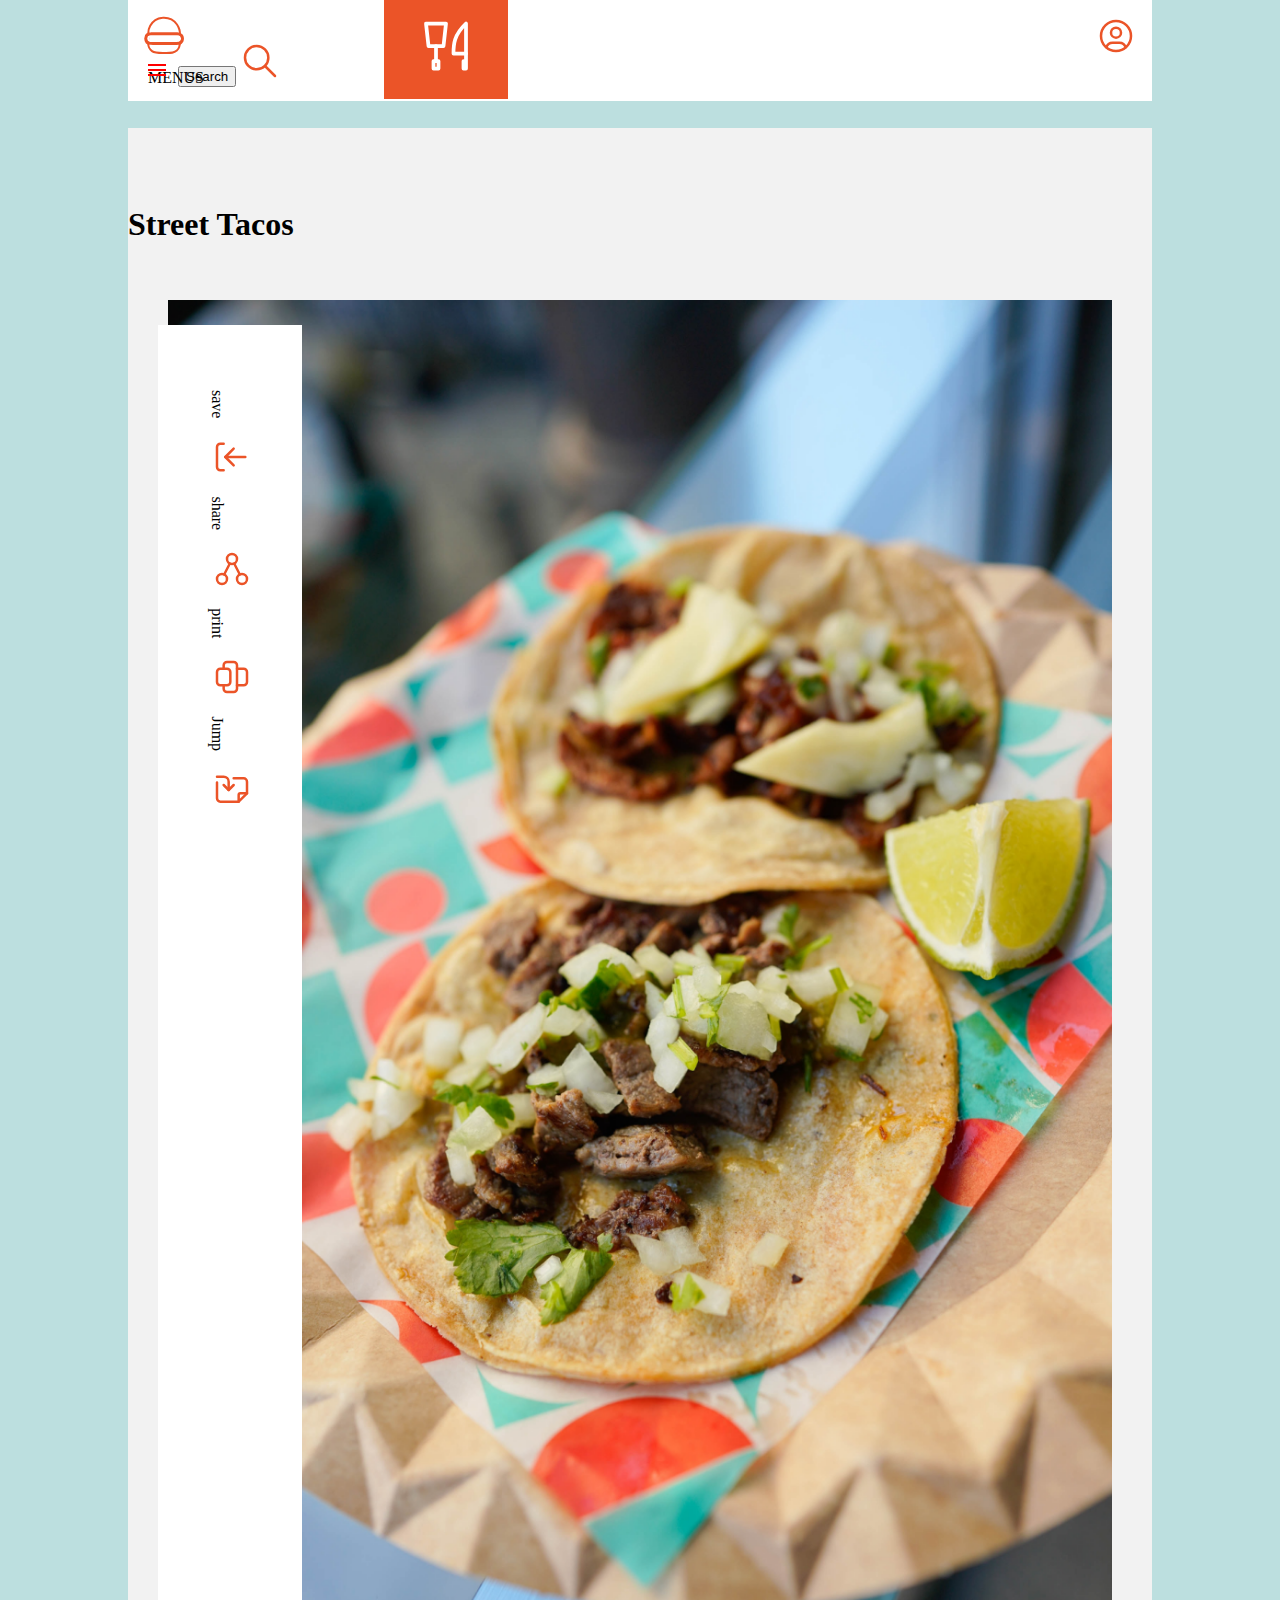
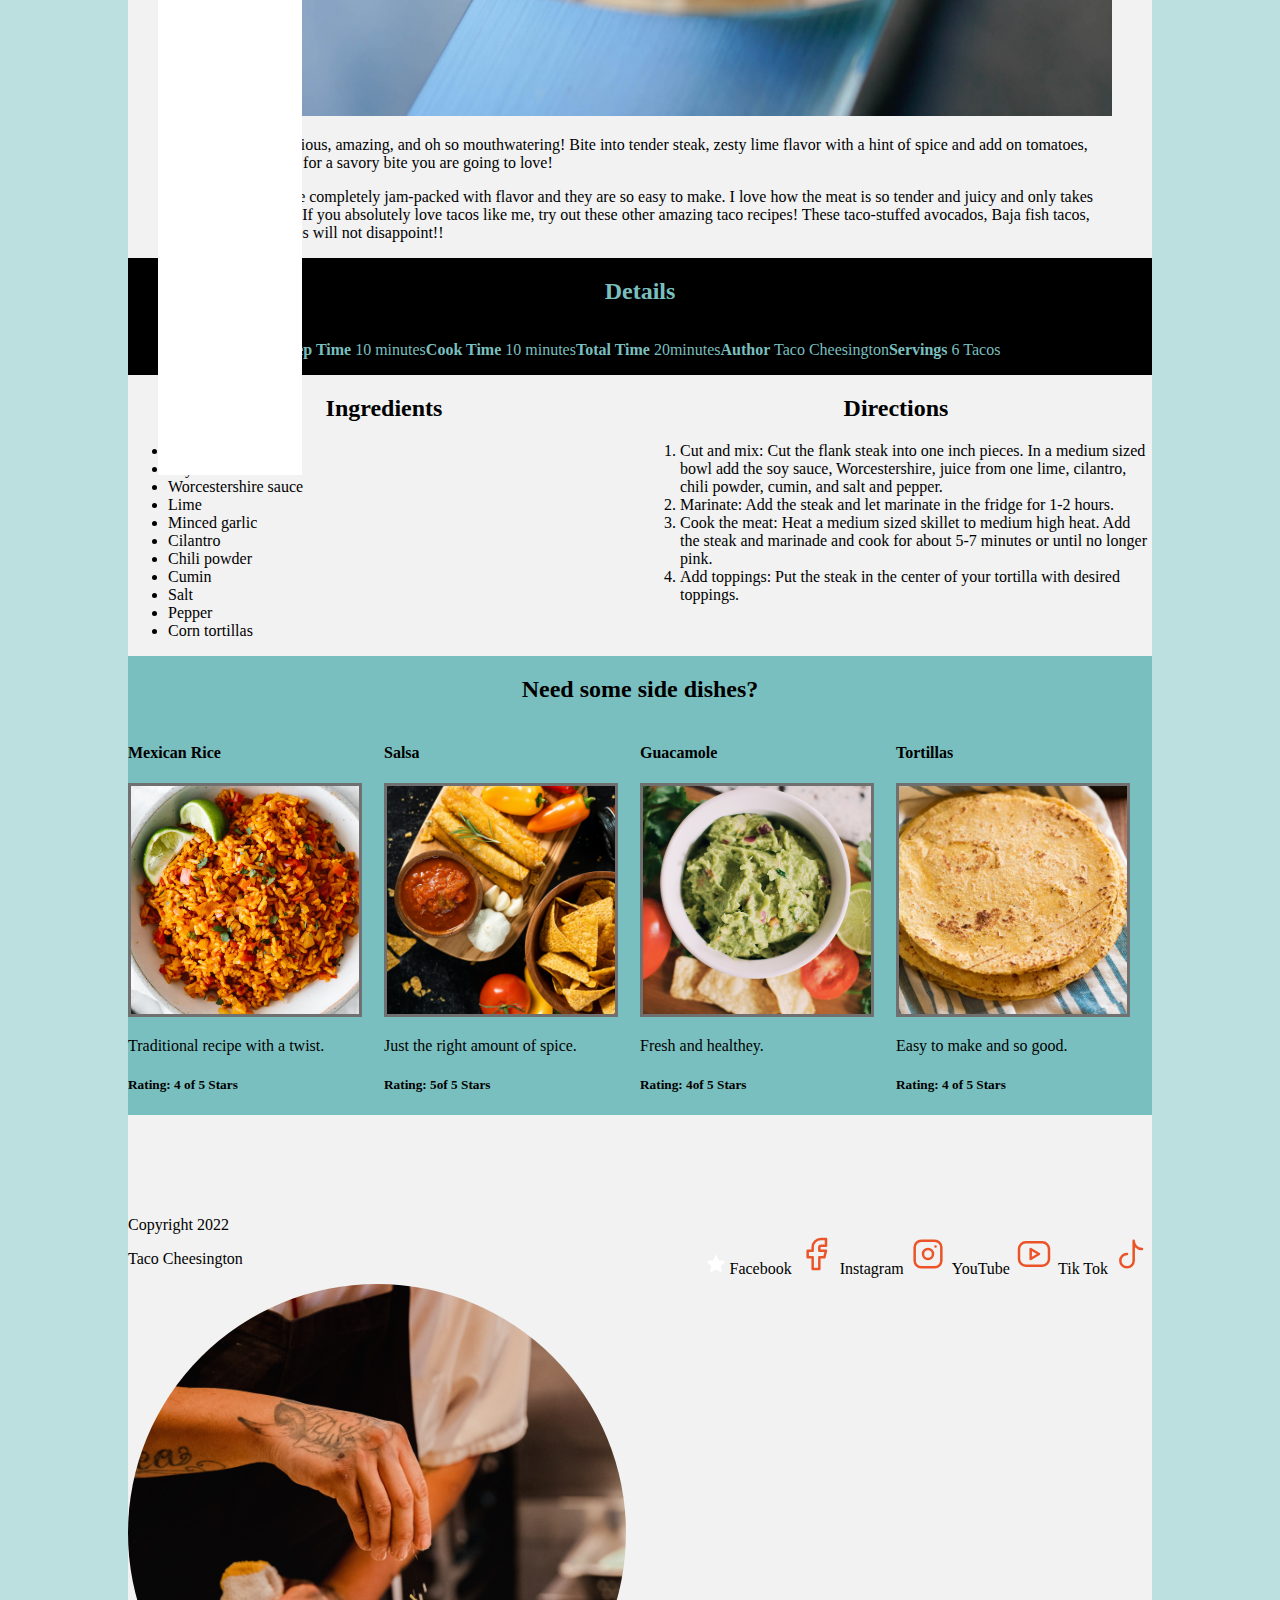
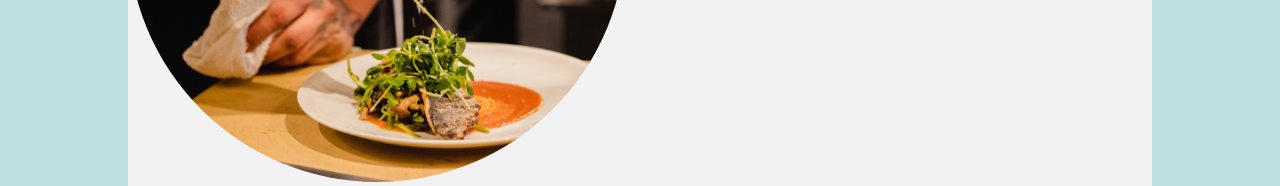
<file: index.html>
<!DOCTYPE html>
<html lang="en">
<head>
    <meta charset="UTF-8">
    <meta http-equiv="X-UA-Compatible" content="IE=edge">
    <meta name="viewport" content="width=device-width, initial-scale=1.0">
    <meta content="width=device-width, initial-scale=1" name="viewport">
    <title>SVGs</title>
    <link rel="stylesheet" href="style.css">
    <link rel="stylesheet" href="https://fonts.google.com/share?selection.family=Bebas%20Neue%7CMontserrat:ital,wght@0,400;0,700;1,400">
</head>
<body>
  <header>
    <!--Good Eats-Street Tacos-->
    <article id="media">
      <h1> Street Tacos</h1>
      <section class="media">
        <div>save</div>
          <svg xmlns="http://www.w3.org/2000/svg" class="icon icon-tabler icon-tabler-download" width="40" height="40" viewBox="0 0 24 24" stroke-width="1.5" stroke="#EB5428" fill="none" stroke-linecap="round" stroke-linejoin="round">
            <path stroke="none" d="M0 0h24v24H0z" fill="none"/>
            <path d="M4 17v2a2 2 0 0 0 2 2h12a2 2 0 0 0 2 -2v-2" />
            <polyline points="7 11 12 16 17 11" />
            <line x1="12" y1="4" x2="12" y2="16" />
          </svg>
    <!--share-->
        <div>share</div>   
          <svg xmlns="http://www.w3.org/2000/svg" class="icon icon-tabler icon-tabler-share" width="40" height="40" viewBox="0 0 24 24" stroke-width="1.5" stroke="#EB5428" fill="none" stroke-linecap="round" stroke-linejoin="round">
            <path stroke="none" d="M0 0h24v24H0z" fill="none"/>
            <circle cx="6" cy="12" r="3" />
            <circle cx="18" cy="6" r="3" />
            <circle cx="18" cy="18" r="3" />
            <line x1="8.7" y1="10.7" x2="15.3" y2="7.3" />
            <line x1="8.7" y1="13.3" x2="15.3" y2="16.7" />
          </svg>
    <!--print-->
        <div>print</div>
          <svg xmlns="http://www.w3.org/2000/svg" class="icon icon-tabler icon-tabler-printer" width="40" height="40" viewBox="0 0 24 24" stroke-width="1.5" stroke="#EB5428" fill="none" stroke-linecap="round" stroke-linejoin="round">
            <path stroke="none" d="M0 0h24v24H0z" fill="none"/>
            <path d="M17 17h2a2 2 0 0 0 2 -2v-4a2 2 0 0 0 -2 -2h-14a2 2 0 0 0 -2 2v4a2 2 0 0 0 2 2h2" />
            <path d="M17 9v-4a2 2 0 0 0 -2 -2h-6a2 2 0 0 0 -2 2v4" />
            <rect x="7" y="13" width="10" height="8" rx="2" />
          </svg>
        <!--jump-->
        <div>Jump</div>
          <svg xmlns="http://www.w3.org/2000/svg" class="icon icon-tabler icon-tabler-file-symlink" width="40" height="40" viewBox="0 0 24 24" stroke-width="1.5" stroke="#EB5428" fill="none" stroke-linecap="round" stroke-linejoin="round">
            <path stroke="none" d="M0 0h24v24H0z" fill="none"/>
            <path d="M4 21v-4a3 3 0 0 1 3 -3h5" />
            <path d="M9 17l3 -3l-3 -3" />
            <path d="M14 3v4a1 1 0 0 0 1 1h4" />
            <path d="M5 11v-6a2 2 0 0 1 2 -2h7l5 5v11a2 2 0 0 1 -2 2h-9.5"/>
          </svg>
        </section>
      </article>
    </header>
  <main>
    <figure id="street-tacos">
      <img src="street-tacos.png" alt="tacos" style="width:100%">
      <figcaption>
        <p>Street tacos are delicious, amazing, and oh so mouthwatering! Bite into tender steak, zesty lime flavor with a hint of spice and add on tomatoes, avocado, and onions for a savory bite you are going to love!</p>
        <p>These street tacos are completely jam-packed with flavor and they are so easy to make. I love how the meat is so tender and juicy and only takes an hour to marinate! If you absolutely love tacos like me, try out these other amazing taco recipes! These taco-stuffed avocados, Baja fish tacos, and ground beef tacos will not disappoint!!</p>
      </figcaption>
    </figure>
  </main>
    <article id="details">
      <h2>Details</h2>
        <div class="details">
          <p><strong>Prep Time</strong> 10 minutes</p>
          <p><strong>Cook Time</strong> 10 minutes</p>
          <p><strong>Total Time</strong> 20minutes</p>
          <p><strong>Author</strong> Taco Cheesington</p>
          <p><strong>Servings</strong> 6 Tacos</p>
        </div>
      </article>
    <div id="info">
      <section id="ingredients">
        <h2>Ingredients</h2>
          <ul>
            <li>Flank steak</li>
            <li>Soy Sauce</li>
            <li>Worcestershire sauce</li>
            <li>Lime</li>
            <li>Minced garlic</li>
            <li>Cilantro</li>
            <li>Chili powder</li>
            <li>Cumin</li>
            <li>Salt</li>
            <li>Pepper</li>
            <li>Corn tortillas</li>
          </ul>
      </section>
      <section id="directions">
        <h2>Directions</h2>
          <ol>
            <li>Cut and mix: Cut the flank steak into one inch pieces. In a medium sized bowl add the soy sauce, Worcestershire, juice from one lime, cilantro, chili powder, cumin, and salt and pepper.</li>
            <li>Marinate: Add the steak and let marinate in the fridge for 1-2 hours.</li>
            <li>Cook the meat: Heat a medium sized skillet to medium high heat. Add the steak and marinade and cook for about 5-7 minutes or until no longer pink.</li>
            <li>Add toppings: Put the steak in the center of your tortilla with desired toppings.</li>
          </ol>
      </section>
    </div>
    <article class="sides">
      <h2>Need some side dishes?</h2>
      <section id="sides">
        <div>
          <h4>Mexican Rice</h4>
            <img src="mexican-rice.png" alt="rice">
            <p> Traditional recipe with a twist.</P>
          <h5>Rating: 4 of 5 Stars</h5>
        </div>
      <div>
        <h4>Salsa</h4>
          <img src="salsa.png" alt="salsa">
          <p>Just the right amount of spice.</p>
        <h5>Rating: 5of 5 Stars</h5>
      </div>
      <div>
        <h4>Guacamole</h4>
         <img src="guacamole.png" alt="guac">
         <p>Fresh and healthey.</p>
        <h5>Rating: 4of 5 Stars</h5>
      </div>
      <div>
        <h4>Tortillas</h4>
          <img src="tortillas.png" alt="tortillas">
          <p>Easy to make and so good.</p>
        <h5> Rating: 4 of 5 Stars</h5>
      </div>
    </section>
  </article>
  <article id="main-nav"> 
    <!--hamburger--> 
    <h2>Main Navigation</h2>
      <div class="item-home">
        <input type="checkbox" id="dropdown">
        <label for="dropdown"><span>Menus</span></label>
        <a href="#home">
          <svg xmlns="http://www.w3.org/2000/svg" width="40" height="40" style="enable-background:new 0 0 40 40" xml:space="preserve">
            <path d="M36 17.6c.1 1.8.1 3.6.1 5.4.1 2.7 0 5.5-.9 8-.5 1.4-1.3 2.6-2.4 3.6-3.3 2.7-6 2.4-12.6 2.4-4.6 0-9.2.2-12.2-1.9-2.5-1.8-3.6-4.2-3.8-7.1-.2-3.6.1-7.2.1-10.8 0-2.6.6-5.1 1.9-7.4 2.5-4.5 7.3-7.5 12.4-8 .4-.1.9-.1 1.4-.1 5.2 0 10.1 2.6 13 6.8 1 1.5 1.8 3.1 2.3 4.9.4 1.3.6 2.7.7 4.2z" style="fill:none;stroke:#eb5428;stroke-width:2;stroke-miterlimit:10"/>
            <path d="M36.1 22.6c0 .5-.1 1-.5 1.4-.5.7-1.4 1.2-2.6 1.3-2.8.2-5.8.1-8.6.1h-12c-1.3 0-2.6 0-3.8-.1-1.1 0-2.4 0-3.3-.6-.8-.6-1.2-1.4-1.2-2.2 0-.9.3-1.8 1.5-2.3.9-.4 2-.5 3.1-.5 1.4 0 2.8-.1 4.3-.1h14.5c1.2 0 2.3 0 3.5.1 1.7.1 3.3-.1 4.4 1 .3.6.7 1.3.7 1.9z" style="fill:none;stroke:#fff;stroke-width:2.0832;stroke-miterlimit:10"/>
            <path d="M38.5 22.6c0 .9-.2 1.7-.5 2.5-.6 1.3-1.7 2.1-3 2.2-3.3.3-6.7.2-9.9.2H11.2c-1.5 0-3-.1-4.4-.1-1.3-.1-2.8 0-3.8-1-.9-1-1.3-2.5-1.3-3.8 0-1.6.3-3.1 1.7-4 1-.7 2.3-.8 3.5-.8 1.6-.1 3.3-.1 4.9-.1H28.5c1.3 0 2.7 0 4 .1 2 .1 3.8-.1 5.1 1.7.5.9.9 2 .9 3.1z" style="fill:none;stroke:#eb5428;stroke-width:2.9408;stroke-miterlimit:10"/>
          </svg>
        </a>
      </div>
      <div class="item-logo">
        <a href="#logo"><!--logo-->
          <svg xmlns="http://www.w3.org/2000/svg" class="icon icon-tabler icon-tabler-tools-kitchen" width="60" height="60" viewBox="0 0 24 24" stroke-width="1.5" stroke="#ffffff" fill="none" stroke-linecap="round" stroke-linejoin="round">
            <path stroke="none" d="M0 0h24v24H0z" fill="none"/>
            <path d="M4 3h8l-1 9h-6z" />
            <path d="M7 18h2v3h-2z" />
            <path d="M20 3v12h-5c-.023 -3.681 .184 -7.406 5 -12z" />
            <path d="M20 15v6h-1v-3" />
            <line x1="8" y1="12" x2="8" y2="18" />
          </svg>
        </a>
      </div>
      <nav>
        <ul>
          <li><a href="breakfast.png">Breakfast</a></li>
          <li><a href="brunch.png">Brunch</a></li>
          <li><a href="lunch.png">Lunch</a></li>
          <li><a href="dinner.png">Dinner</a></li>
          <li><a href="appetizers.png">Appetizers</a></li>
          <li><a href="desserts.png">Desserts</a></li>
          <li><a href="beverages.png">Beverages</a></li>  
        </ul>
      </nav>  
    <!--avatar-->
      <div class="item-avatar">
        <a href="#avatar">
          <svg xmlns="http://www.w3.org/2000/svg" class="icon icon-tabler icon-tabler-user-circle" width="40" height="40" viewBox="0 0 24 24" stroke-width="1.5" stroke="#eb5428" fill="none" stroke-linecap="round" stroke-linejoin="round">
            <path stroke="none" d="M0 0h24v24H0z" fill="none"/>
            <circle cx="12" cy="12" r="9" />
            <circle cx="12" cy="10" r="3" />
            <path d="M6.168 18.849a4 4 0 0 1 3.832 -2.849h4a4 4 0 0 1 3.834 2.855" />
          </svg>
        </a>
      </div>
      <div class="item-search">
    <!--search-->
        <input type="search" id="site-search" name="q">
        <button>Search</button>
        <svg xmlns="http://www.w3.org/2000/svg" class="icon icon-tabler icon-tabler-search" width="40" height="40" viewBox="0 0 24 24" stroke-width="1.5" stroke="#EB5428" fill="none" stroke-linecap="round" stroke-linejoin="round">
          <path stroke="none" d="M0 0h24v24H0z" fill="none"/>
          <circle cx="10" cy="10" r="7" />
          <line x1="21" y1="21" x2="15" y2="15"/>
        </svg>
      </div>
    </article>
    <footer>
      <h3>Connect</h3>
      <div class="rightCol">
        <h3>Social Media Links</h3>
    <!--star-->
          <svg xmlns="http://www.w3.org/2000/svg" class="icon icon-tabler icon-tabler-star" width="20" height="20" viewBox="0 0 24 24" stroke-width="1.5" stroke="#ffffff" fill="#ffffff" stroke-linecap="round" stroke-linejoin="round">
            <path stroke="none" d="M0 0h24v24H0z" fill="none"/>
            <path d="M12 17.75l-6.172 3.245l1.179 -6.873l-5 -4.867l6.9 -1l3.086 -6.253l3.086 6.253l6.9 1l-5 4.867l1.179 6.873z" />
          </svg>
      <div>Facebook</div>
    <!--facebook-->
          <svg xmlns="http://www.w3.org/2000/svg" class="icon icon-tabler icon-tabler-brand-facebook" width="40" height="40" viewBox="0 0 24 24" stroke-width="1.5" stroke="#EB5428" fill="none" stroke-linecap="round" stroke-linejoin="round">
            <path stroke="none" d="M0 0h24v24H0z" fill="none"/>
            <path d="M7 10v4h3v7h4v-7h3l1 -4h-4v-2a1 1 0 0 1 1 -1h3v-4h-3a5 5 0 0 0 -5 5v2h-3" />
          </svg>
      <div>Instagram</div>
    <!--instagram-->
          <svg xmlns="http://www.w3.org/2000/svg" class="icon icon-tabler icon-tabler-brand-instagram" width="40" height="40" viewBox="0 0 24 24" stroke-width="1.5" stroke="#EB5428" fill="none" stroke-linecap="round" stroke-linejoin="round">
            <path stroke="none" d="M0 0h24v24H0z" fill="none"/>
            <rect x="4" y="4" width="16" height="16" rx="4" />
            <circle cx="12" cy="12" r="3" />
            <line x1="16.5" y1="7.5" x2="16.5" y2="7.501" />
          </svg>
      <div>YouTube</div>
    <!--youtube-->
          <svg xmlns="http://www.w3.org/2000/svg" class="icon icon-tabler icon-tabler-brand-youtube" width="40" height="40" viewBox="0 0 24 24" stroke-width="1.5" stroke="#EB5428" fill="none" stroke-linecap="round" stroke-linejoin="round">
            <path stroke="none" d="M0 0h24v24H0z" fill="none"/>
            <rect x="3" y="5" width="18" height="14" rx="4" />
            <path d="M10 9l5 3l-5 3z" />
          </svg>
      <div>Tik Tok</div>
    <!--tiktok-->
          <svg xmlns="http://www.w3.org/2000/svg" class="icon icon-tabler icon-tabler-brand-tiktok" width="40" height="40" viewBox="0 0 24 24" stroke-width="1.5" stroke="#EB5428" fill="none" stroke-linecap="round" stroke-linejoin="round">
            <path stroke="none" d="M0 0h24v24H0z" fill="none"/>
            <path d="M9 12a4 4 0 1 0 4 4v-12a5 5 0 0 0 5 5" />
          </svg>
        </div>
        <div class id="leftCol">
          <h3>Good Eats</h3>
            <p>Copyright 2022</p>
            <p>Taco Cheesington</p>
            <img src="taco-cheesington.png" alt="chees">
        </div>
    </footer>
  </body>
</html>
</file>
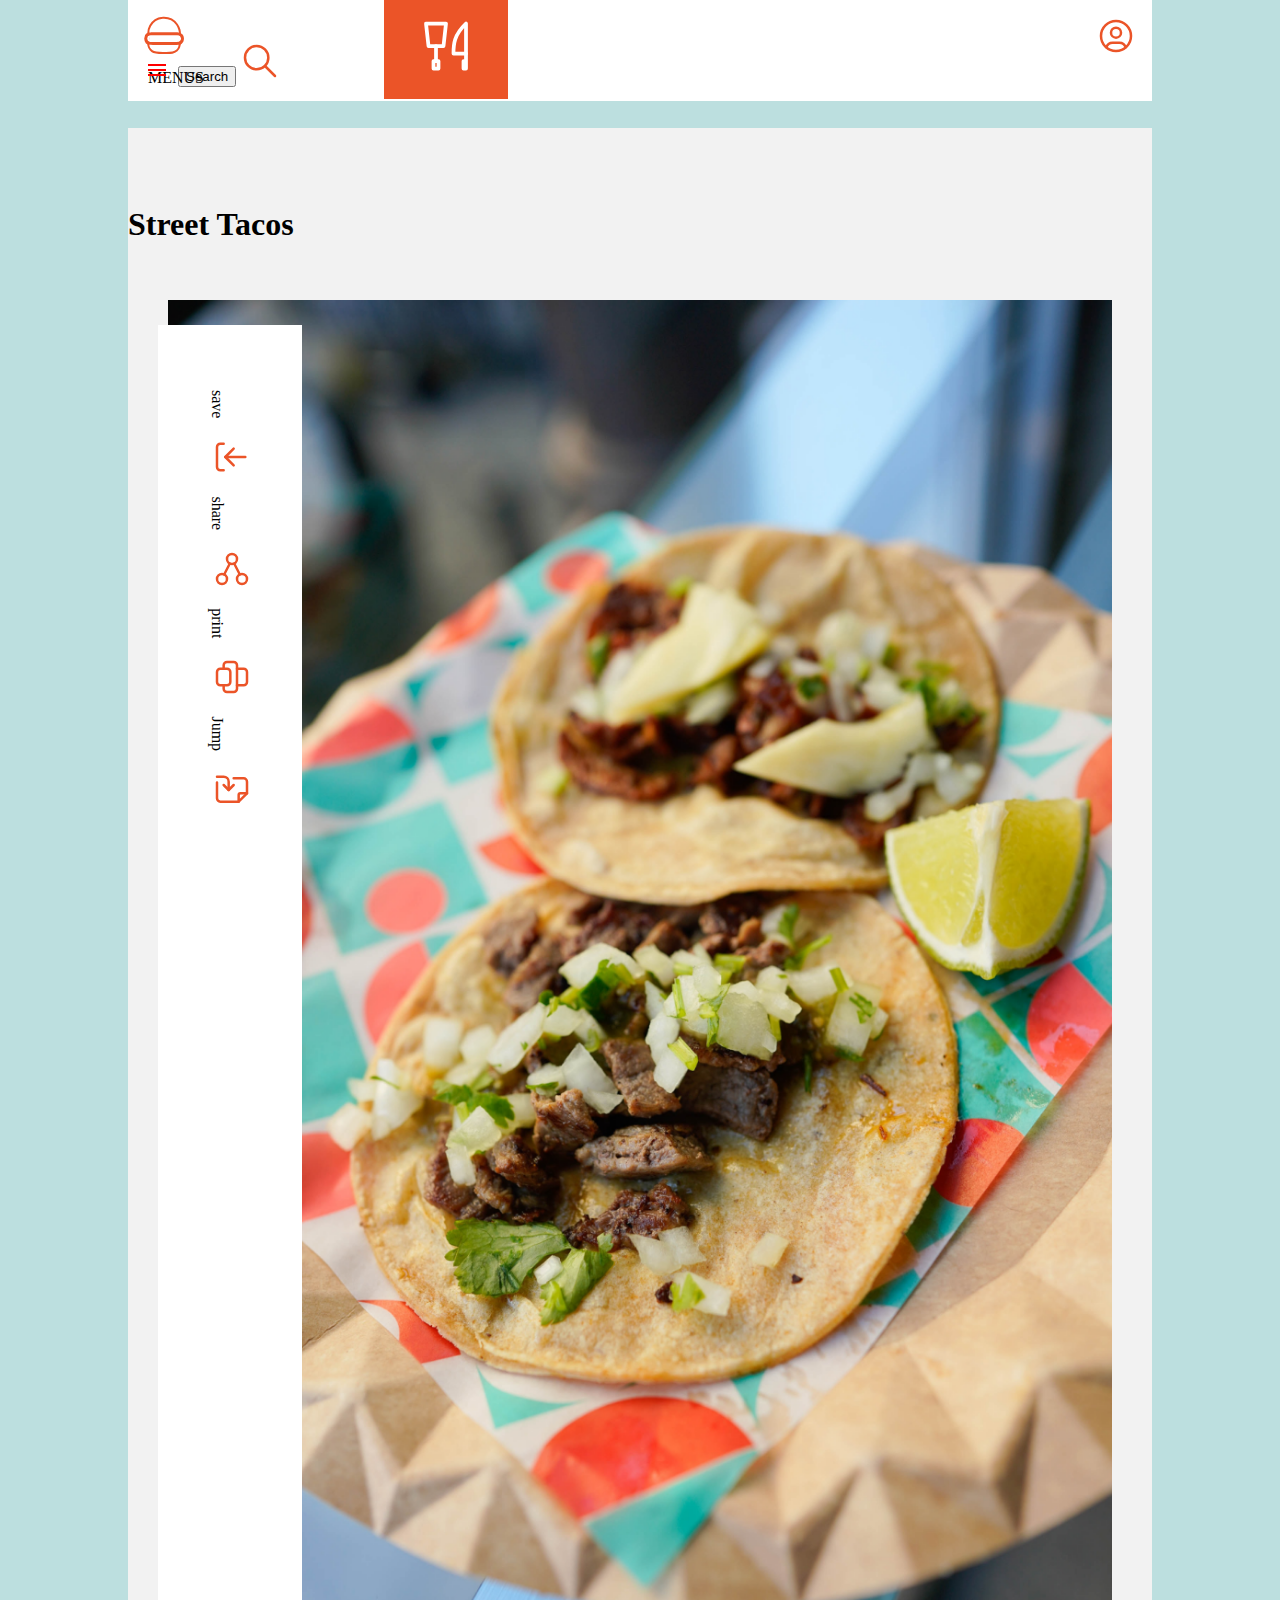
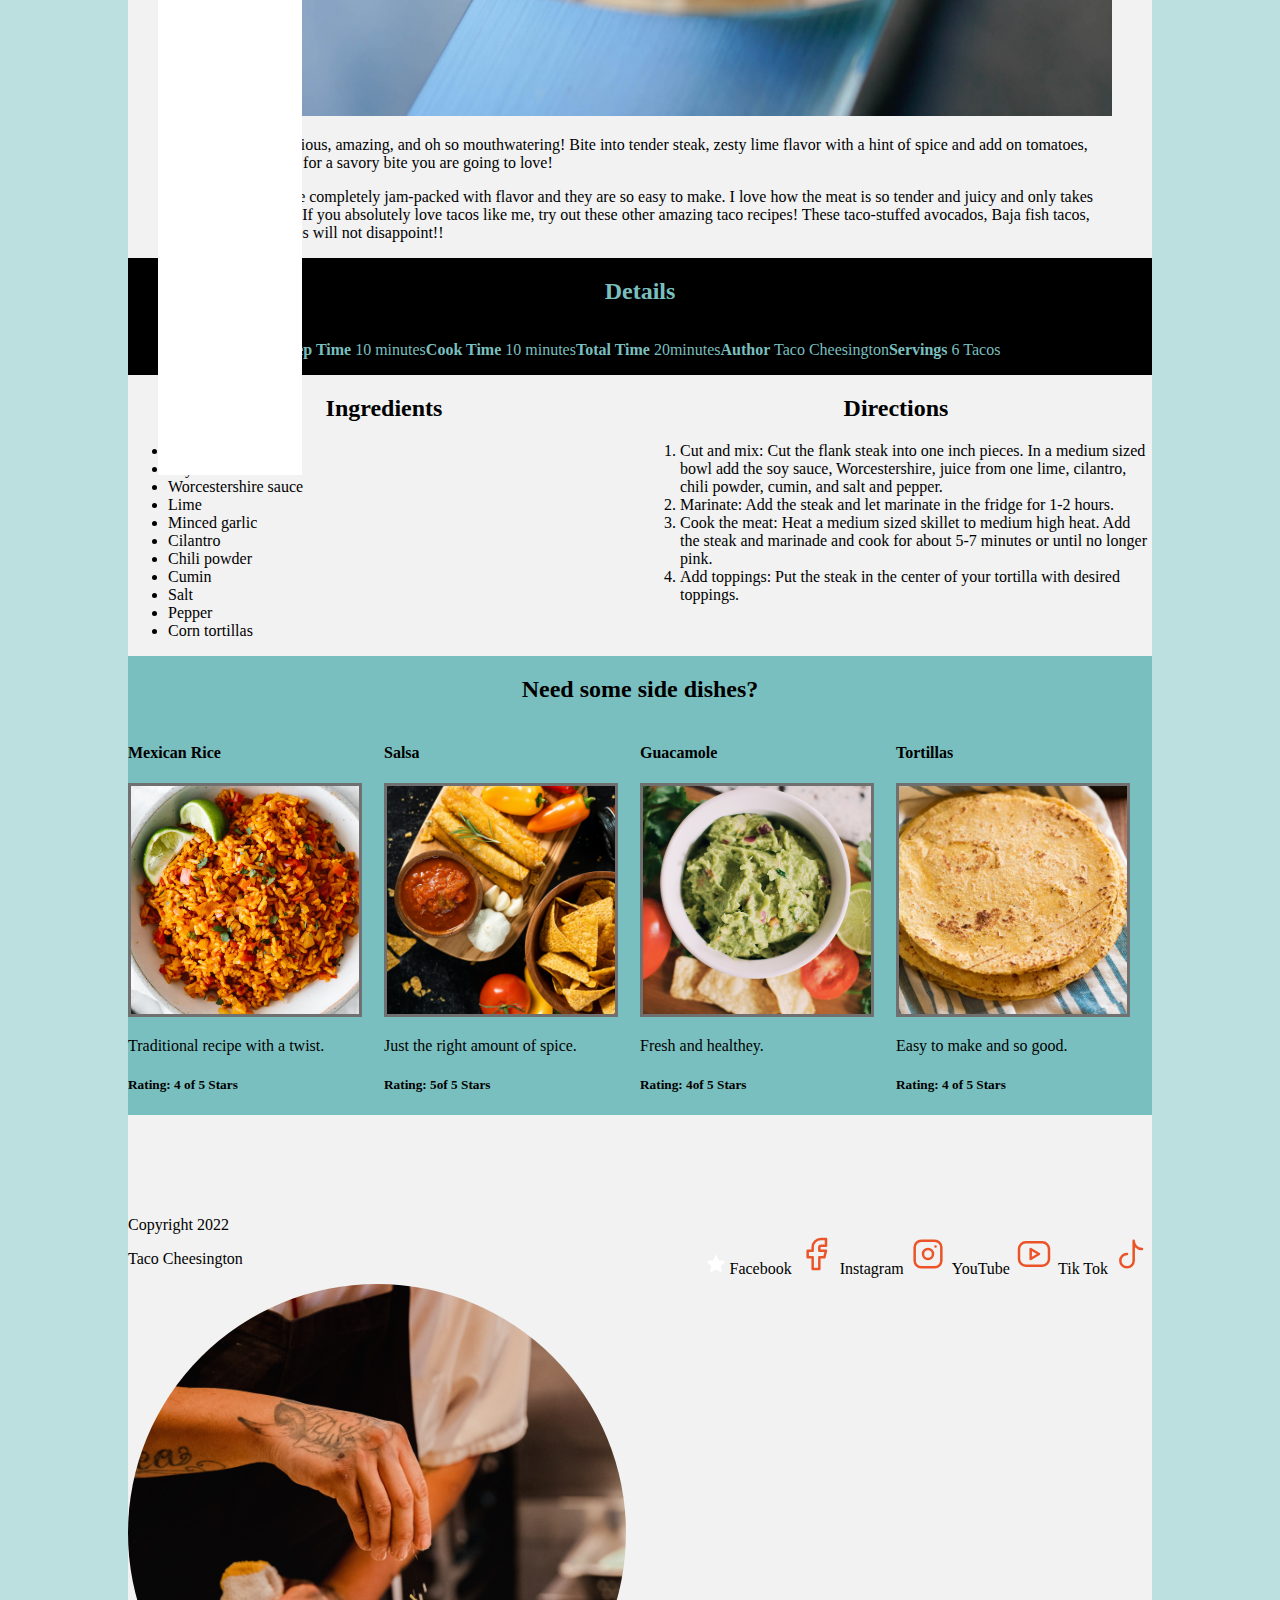
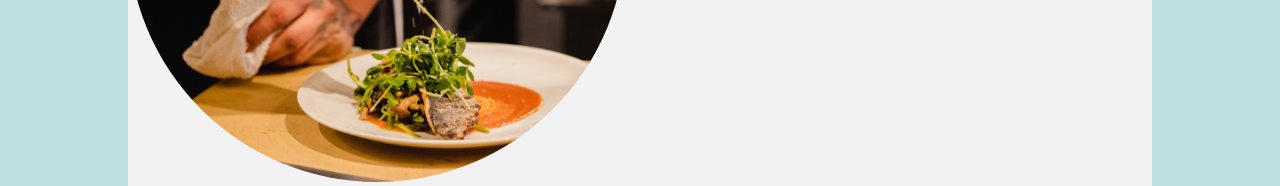
<file: svgs.html>
<!DOCTYPE html>
<html lang="en">
<head>
    <meta charset="UTF-8">
    <meta http-equiv="X-UA-Compatible" content="IE=edge">
    <meta name="viewport" content="width=device-width, initial-scale=1.0">
    <meta content="width=device-width, initial-scale=1" name="viewport">
    <title>SVGs</title>
    <link rel="stylesheet" href="style.css">
    <link rel="stylesheet" href="https://fonts.google.com/share?selection.family=Bebas%20Neue%7CMontserrat:ital,wght@0,400;0,700;1,400">
</head>
<body>
  <header>
    <!--Good Eats-Street Tacos-->
    <article id="media">
      <h1> Street Tacos</h1>
      <section class="media">
        <div>save</div>
          <svg xmlns="http://www.w3.org/2000/svg" class="icon icon-tabler icon-tabler-download" width="40" height="40" viewBox="0 0 24 24" stroke-width="1.5" stroke="#EB5428" fill="none" stroke-linecap="round" stroke-linejoin="round">
            <path stroke="none" d="M0 0h24v24H0z" fill="none"/>
            <path d="M4 17v2a2 2 0 0 0 2 2h12a2 2 0 0 0 2 -2v-2" />
            <polyline points="7 11 12 16 17 11" />
            <line x1="12" y1="4" x2="12" y2="16" />
          </svg>
    <!--share-->
        <div>share</div>   
          <svg xmlns="http://www.w3.org/2000/svg" class="icon icon-tabler icon-tabler-share" width="40" height="40" viewBox="0 0 24 24" stroke-width="1.5" stroke="#EB5428" fill="none" stroke-linecap="round" stroke-linejoin="round">
            <path stroke="none" d="M0 0h24v24H0z" fill="none"/>
            <circle cx="6" cy="12" r="3" />
            <circle cx="18" cy="6" r="3" />
            <circle cx="18" cy="18" r="3" />
            <line x1="8.7" y1="10.7" x2="15.3" y2="7.3" />
            <line x1="8.7" y1="13.3" x2="15.3" y2="16.7" />
          </svg>
    <!--print-->
        <div>print</div>
          <svg xmlns="http://www.w3.org/2000/svg" class="icon icon-tabler icon-tabler-printer" width="40" height="40" viewBox="0 0 24 24" stroke-width="1.5" stroke="#EB5428" fill="none" stroke-linecap="round" stroke-linejoin="round">
            <path stroke="none" d="M0 0h24v24H0z" fill="none"/>
            <path d="M17 17h2a2 2 0 0 0 2 -2v-4a2 2 0 0 0 -2 -2h-14a2 2 0 0 0 -2 2v4a2 2 0 0 0 2 2h2" />
            <path d="M17 9v-4a2 2 0 0 0 -2 -2h-6a2 2 0 0 0 -2 2v4" />
            <rect x="7" y="13" width="10" height="8" rx="2" />
          </svg>
        <!--jump-->
        <div>Jump</div>
          <svg xmlns="http://www.w3.org/2000/svg" class="icon icon-tabler icon-tabler-file-symlink" width="40" height="40" viewBox="0 0 24 24" stroke-width="1.5" stroke="#EB5428" fill="none" stroke-linecap="round" stroke-linejoin="round">
            <path stroke="none" d="M0 0h24v24H0z" fill="none"/>
            <path d="M4 21v-4a3 3 0 0 1 3 -3h5" />
            <path d="M9 17l3 -3l-3 -3" />
            <path d="M14 3v4a1 1 0 0 0 1 1h4" />
            <path d="M5 11v-6a2 2 0 0 1 2 -2h7l5 5v11a2 2 0 0 1 -2 2h-9.5" />
          </svg>
        </section>
      </article>
    </header>
  <main>
    <figure id="street-tacos">
      <img src="street-tacos.png" alt="tacos" style="width:100%">
      <figcaption>
        <p>Street tacos are delicious, amazing, and oh so mouthwatering! Bite into tender steak, zesty lime flavor with a hint of spice and add on tomatoes, avocado, and onions for a savory bite you are going to love!</p>
        <p>These street tacos are completely jam-packed with flavor and they are so easy to make. I love how the meat is so tender and juicy and only takes an hour to marinate! If you absolutely love tacos like me, try out these other amazing taco recipes! These taco-stuffed avocados, Baja fish tacos, and ground beef tacos will not disappoint!!</p>
      </figcaption>
    </figure>
  </main>
    <article id="details">
      <h2>Details</h2>
        <div class="details">
          <p><strong>Prep Time</strong> 10 minutes</p>
          <p><strong>Cook Time</strong> 10 minutes</p>
          <p><strong>Total Time</strong> 20minutes</p>
          <p><strong>Author</strong> Taco Cheesington</p>
          <p><strong>Servings</strong> 6 Tacos</p>
        </div>
      </article>
    <div id="info">
      <section id="ingredients">
        <h2>Ingredients</h2>
          <ul>
            <li>Flank steak</li>
            <li>Soy Sauce</li>
            <li>Worcestershire sauce</li>
            <li>Lime</li>
            <li>Minced garlic</li>
            <li>Cilantro</li>
            <li>Chili powder</li>
            <li>Cumin</li>
            <li>Salt</li>
            <li>Pepper</li>
            <li>Corn tortillas</li>
          </ul>
      </section>
      <section id="directions">
        <h2>Directions</h2>
          <ol>
            <li>Cut and mix: Cut the flank steak into one inch pieces. In a medium sized bowl add the soy sauce, Worcestershire, juice from one lime, cilantro, chili powder, cumin, and salt and pepper.</li>
            <li>Marinate: Add the steak and let marinate in the fridge for 1-2 hours.</li>
            <li>Cook the meat: Heat a medium sized skillet to medium high heat. Add the steak and marinade and cook for about 5-7 minutes or until no longer pink.</li>
            <li>Add toppings: Put the steak in the center of your tortilla with desired toppings.</li>
          </ol>
      </section>
    </div>
    <article class="sides">
      <h2>Need some side dishes?</h2>
      <section id="sides">
        <div>
          <h4>Mexican Rice</h4>
            <img src="mexican-rice.png" alt="rice">
            <p> Traditional recipe with a twist.</P>
          <h5>Rating: 4 of 5 Stars</h5>
        </div>
      <div>
        <h4>Salsa</h4>
          <img src="salsa.png" alt="salsa">
          <p>Just the right amount of spice.</p>
        <h5>Rating: 5of 5 Stars</h5>
      </div>
      <div>
        <h4>Guacamole</h4>
         <img src="guacamole.png" alt="guac">
         <p>Fresh and healthey.</p>
        <h5>Rating: 4of 5 Stars</h5>
      </div>
      <div>
        <h4>Tortillas</h4>
          <img src="tortillas.png" alt="tortillas">
          <p>Easy to make and so good.</p>
        <h5> Rating: 4 of 5 Stars</h5>
      </div>
    </section>
  </article>
  <article id="main-nav"> 
    <!--hamburger--> 
    <h2>Main Navigation</h2>
      <div class="item-home">
        <input type="checkbox" id="dropdown">
        <label for="dropdown"><span>Menus</span></label>
        <a href="#home">
          <svg xmlns="http://www.w3.org/2000/svg" width="40" height="40" style="enable-background:new 0 0 40 40" xml:space="preserve">
            <path d="M36 17.6c.1 1.8.1 3.6.1 5.4.1 2.7 0 5.5-.9 8-.5 1.4-1.3 2.6-2.4 3.6-3.3 2.7-6 2.4-12.6 2.4-4.6 0-9.2.2-12.2-1.9-2.5-1.8-3.6-4.2-3.8-7.1-.2-3.6.1-7.2.1-10.8 0-2.6.6-5.1 1.9-7.4 2.5-4.5 7.3-7.5 12.4-8 .4-.1.9-.1 1.4-.1 5.2 0 10.1 2.6 13 6.8 1 1.5 1.8 3.1 2.3 4.9.4 1.3.6 2.7.7 4.2z" style="fill:none;stroke:#eb5428;stroke-width:2;stroke-miterlimit:10"/>
            <path d="M36.1 22.6c0 .5-.1 1-.5 1.4-.5.7-1.4 1.2-2.6 1.3-2.8.2-5.8.1-8.6.1h-12c-1.3 0-2.6 0-3.8-.1-1.1 0-2.4 0-3.3-.6-.8-.6-1.2-1.4-1.2-2.2 0-.9.3-1.8 1.5-2.3.9-.4 2-.5 3.1-.5 1.4 0 2.8-.1 4.3-.1h14.5c1.2 0 2.3 0 3.5.1 1.7.1 3.3-.1 4.4 1 .3.6.7 1.3.7 1.9z" style="fill:none;stroke:#fff;stroke-width:2.0832;stroke-miterlimit:10"/>
            <path d="M38.5 22.6c0 .9-.2 1.7-.5 2.5-.6 1.3-1.7 2.1-3 2.2-3.3.3-6.7.2-9.9.2H11.2c-1.5 0-3-.1-4.4-.1-1.3-.1-2.8 0-3.8-1-.9-1-1.3-2.5-1.3-3.8 0-1.6.3-3.1 1.7-4 1-.7 2.3-.8 3.5-.8 1.6-.1 3.3-.1 4.9-.1H28.5c1.3 0 2.7 0 4 .1 2 .1 3.8-.1 5.1 1.7.5.9.9 2 .9 3.1z" style="fill:none;stroke:#eb5428;stroke-width:2.9408;stroke-miterlimit:10"/>
          </svg>
        </a>
      </div>
      <div class="item-logo">
        <a href="#logo"><!--logo-->
          <svg xmlns="http://www.w3.org/2000/svg" class="icon icon-tabler icon-tabler-tools-kitchen" width="60" height="60" viewBox="0 0 24 24" stroke-width="1.5" stroke="#ffffff" fill="none" stroke-linecap="round" stroke-linejoin="round">
            <path stroke="none" d="M0 0h24v24H0z" fill="none"/>
            <path d="M4 3h8l-1 9h-6z" />
            <path d="M7 18h2v3h-2z" />
            <path d="M20 3v12h-5c-.023 -3.681 .184 -7.406 5 -12z" />
            <path d="M20 15v6h-1v-3" />
            <line x1="8" y1="12" x2="8" y2="18" />
          </svg>
        </a>
      </div>
      <nav>
        <ul>
          <li><a href="breakfast.png">Breakfast</a></li>
          <li><a href="brunch.png">Brunch</a></li>
          <li><a href="lunch.png">Lunch</a></li>
          <li><a href="dinner.png">Dinner</a></li>
          <li><a href="appetizers.png">Appetizers</a></li>
          <li><a href="desserts.png">Desserts</a></li>
          <li><a href="beverages.png">Beverages</a></li>  
        </ul>
      </nav>  
    <!--avatar-->
      <div class="item-avatar">
        <a href="#avatar">
          <svg xmlns="http://www.w3.org/2000/svg" class="icon icon-tabler icon-tabler-user-circle" width="40" height="40" viewBox="0 0 24 24" stroke-width="1.5" stroke="#eb5428" fill="none" stroke-linecap="round" stroke-linejoin="round">
            <path stroke="none" d="M0 0h24v24H0z" fill="none"/>
            <circle cx="12" cy="12" r="9" />
            <circle cx="12" cy="10" r="3" />
            <path d="M6.168 18.849a4 4 0 0 1 3.832 -2.849h4a4 4 0 0 1 3.834 2.855" />
          </svg>
        </a>
      </div>
      <div class="item-search">
    <!--search-->
        <input type="search" id="site-search" name="q">
        <button>Search</button>
        <svg xmlns="http://www.w3.org/2000/svg" class="icon icon-tabler icon-tabler-search" width="40" height="40" viewBox="0 0 24 24" stroke-width="1.5" stroke="#EB5428" fill="none" stroke-linecap="round" stroke-linejoin="round">
          <path stroke="none" d="M0 0h24v24H0z" fill="none"/>
          <circle cx="10" cy="10" r="7" />
          <line x1="21" y1="21" x2="15" y2="15"/>
        </svg>
      </div>
    </article>
    <footer>
      <h3>Connect</h3>
      <div class="rightCol">
        <h3>Social Media Links</h3>
    <!--star-->
          <svg xmlns="http://www.w3.org/2000/svg" class="icon icon-tabler icon-tabler-star" width="20" height="20" viewBox="0 0 24 24" stroke-width="1.5" stroke="#ffffff" fill="#ffffff" stroke-linecap="round" stroke-linejoin="round">
            <path stroke="none" d="M0 0h24v24H0z" fill="none"/>
            <path d="M12 17.75l-6.172 3.245l1.179 -6.873l-5 -4.867l6.9 -1l3.086 -6.253l3.086 6.253l6.9 1l-5 4.867l1.179 6.873z" />
          </svg>
      <div>Facebook</div>
    <!--facebook-->
          <svg xmlns="http://www.w3.org/2000/svg" class="icon icon-tabler icon-tabler-brand-facebook" width="40" height="40" viewBox="0 0 24 24" stroke-width="1.5" stroke="#EB5428" fill="none" stroke-linecap="round" stroke-linejoin="round">
            <path stroke="none" d="M0 0h24v24H0z" fill="none"/>
            <path d="M7 10v4h3v7h4v-7h3l1 -4h-4v-2a1 1 0 0 1 1 -1h3v-4h-3a5 5 0 0 0 -5 5v2h-3" />
          </svg>
      <div>Instagram</div>
    <!--instagram-->
          <svg xmlns="http://www.w3.org/2000/svg" class="icon icon-tabler icon-tabler-brand-instagram" width="40" height="40" viewBox="0 0 24 24" stroke-width="1.5" stroke="#EB5428" fill="none" stroke-linecap="round" stroke-linejoin="round">
            <path stroke="none" d="M0 0h24v24H0z" fill="none"/>
            <rect x="4" y="4" width="16" height="16" rx="4" />
            <circle cx="12" cy="12" r="3" />
            <line x1="16.5" y1="7.5" x2="16.5" y2="7.501" />
          </svg>
      <div>YouTube</div>
    <!--youtube-->
          <svg xmlns="http://www.w3.org/2000/svg" class="icon icon-tabler icon-tabler-brand-youtube" width="40" height="40" viewBox="0 0 24 24" stroke-width="1.5" stroke="#EB5428" fill="none" stroke-linecap="round" stroke-linejoin="round">
            <path stroke="none" d="M0 0h24v24H0z" fill="none"/>
            <rect x="3" y="5" width="18" height="14" rx="4" />
            <path d="M10 9l5 3l-5 3z" />
          </svg>
      <div>Tik Tok</div>
    <!--tiktok-->
          <svg xmlns="http://www.w3.org/2000/svg" class="icon icon-tabler icon-tabler-brand-tiktok" width="40" height="40" viewBox="0 0 24 24" stroke-width="1.5" stroke="#EB5428" fill="none" stroke-linecap="round" stroke-linejoin="round">
            <path stroke="none" d="M0 0h24v24H0z" fill="none"/>
            <path d="M9 12a4 4 0 1 0 4 4v-12a5 5 0 0 0 5 5" />
          </svg>
        </div>
        <div class id="leftCol">
          <h3>Good Eats</h3>
            <p>Copyright 2022</p>
            <p>Taco Cheesington</p>
            <img src="taco-cheesington.png" alt="chees">
        </div>
    </footer>
  </body>
</html>
</file>
<file: style.css>
html {
    background-color: rgba(122, 191, 191, .5);
    margin-left:10%;
    margin-right: 10%;
    padding-top: 10%;
    font-family: "bebas-neue", "montserrat" ;
}
body {
    width: 100%;
    margin: 0;
    background-color: #f2f2f2;
    display: grid;
    grid-template-areas: 
    "nav"
    "header"
    "details"
    "ingredients"
    "directions"
    "sides"
    "footer"
}
header {
    margin-top: 5px;
    padding-bottom: 20px;
    background: #f2f2f2;
    margin-left:0px;
    margin-right:0px;
    padding-top: 5%;
}
#main-nav {
    width: 80%;
    background-color: #ffffff;
    position: absolute;
    top: 0;
    z-index:1;
    text-transform: uppercase;
    padding-bottom: 2px;
    display:grid;
    grid-template-columns: repeat(4, 1fr);
}
#main-nav ul {
    text-align: center;
}
#main-nav h2 {
    visibility: hidden;
    height: 1px;
}
#main-nav ul {
    margin: 0;
    padding: 0;
    list-style: none;
    overflow: hidden;
    background-color:orange;
    max-height: 0;
    transition: max-height .2s ease-out;
}
#main-nav li a {
    display: block;
    padding: 20px 20px;
    text-decoration: none;
    color:green;
}
[href="#home"] {
    text-transform: capitalize;
    font-variant: small-caps;
    font-weight: bold;
    font-size: 30px;
    position: absolute;
    top: 0;
    left: 0px;
    padding: 16px 16px;
    background-color: #ffffff;
}
.item-home{
    grid-column-start:1;
    grid-column-end:2;
}
[href="#logo"] {
    text-transform: capitalize;
    font-variant: small-caps;
    font-weight: bold;
    font-size: 30px;
    position: absolute;
    top: 0;
    left: 25%;
    padding: 16px 32px;
    background-color: #EB5428;
}
#main-nav .item-logo{
    grid-column-start:2;
    grid-column-end:4;
}
[href="#avatar"] {
    text-transform: capitalize;
    font-variant: small-caps;
    font-weight: bold;
    font-size: 30px;
    color: #EB5428;
    background-color: #ffffff;
    top: 0;
    right: 0px;
    padding: 16px 16px;
    position: absolute;
}
#main-nav .item-avatar{
    grid-column-start:4;
    grid-column-end:5;
}
a:hover {
    background-color:#EB5428;
}
input:hover {
    background-color: #7abfbf;
}
label {
    cursor: pointer;
    display: inline-block;
    padding: 28px 20px;
    position: relative;
    user-select: none;
    z-index: 2;
}
label span {
    background-color: red;
    display: block;
    height: 2px;
    position: relative;
    transition: background-color .2s ease-out;
    width: 18px;
}
label span:before, label span:after {
    background: red;
    content: '';
    display: block;
    height: 100%;
    position: absolute;
    transition: all .2s ease-out;
    width: 100%;
}
label span:before {
    top: 5px;
}
label span:after {
    top: -5px;
}
input {
    display: none;
}
input:checked ~ ul {
    max-height: 500px;
}
input:checked ~ label span {
    background: #EB5428;
}
input:checked ~ label span:before {
    transform: rotate(-45deg);
}
input:checked ~ label span:after {
    transform: rotate(45deg);
}
input:checked ~ label:not(.steps) span:before, input:checked ~ label:not(.steps) span:after {
    top: 0;   
}
#media {
    align-content: center ;
}
.item-search {
    position: absolute;
    left: 50px;
    top:0px;
    grid-area: search;
}
header h1 {
 text-align: center;
}
#media div {
    transform: rotate(-90deg);
    display:inline;
    padding: 15px;
}
.sides {
    background-color: #7abfbf ;
}
body h2 {
    text-align: center;
}
#details h2 {
    text-align: center;
}
body h3  {
    visibility: hidden;
}
footer{
    align-items: center;
}
footer div {
    transform: rotate(-90deg);
    display:inline;
}
footer div.rightCol {
    text-align: center;
}
footer div.leftCol {
    top: 90%;
    left: 50%;
    transform: translate(-50%, -50%);
    transform: translate(-50%, -50%);
    position: absolute;
}
@media (min-width: 768px) {
    footer div.leftCol {
        float: left;
        width: 600px;
    }
    footer div.rightCol {
        float: right;
        transform: rotate(0deg);
        display:inline;
    }
    nav{
        display:inline;
    }
    #sides{
        display:grid;
        grid-template-columns: repeat(2, 1fr);
    }
    #details{
        text-align: center;
    }
    #info{
        display: grid;
        grid-template-columns: repeat(2, 1fr);
    }
    header h1{
        text-align: left;
        top:10px;
    }
    .media{
        position: absolute;
        background-color: #f2f2f282;
        width: 60%;
        padding:30px;
        padding-left: 110px; 
    }
}
@media (min-width:1280px) {
    #sides{
        display:grid;
        grid-template-columns: repeat(4, 1fr);
    }
    #details{
        background-color: black;
        color:#7abfbf;
    }
    .details{
        display: inline-flex;
    }
    body .media{
        transform:rotate(90deg);
        left:-645px;
        background-color: #ffffff;
        top: 1128px;
        border-color: #EB5428;
        padding:50px ;
        padding-right: 0px;
        width:1700px;
    }
}
</file>
